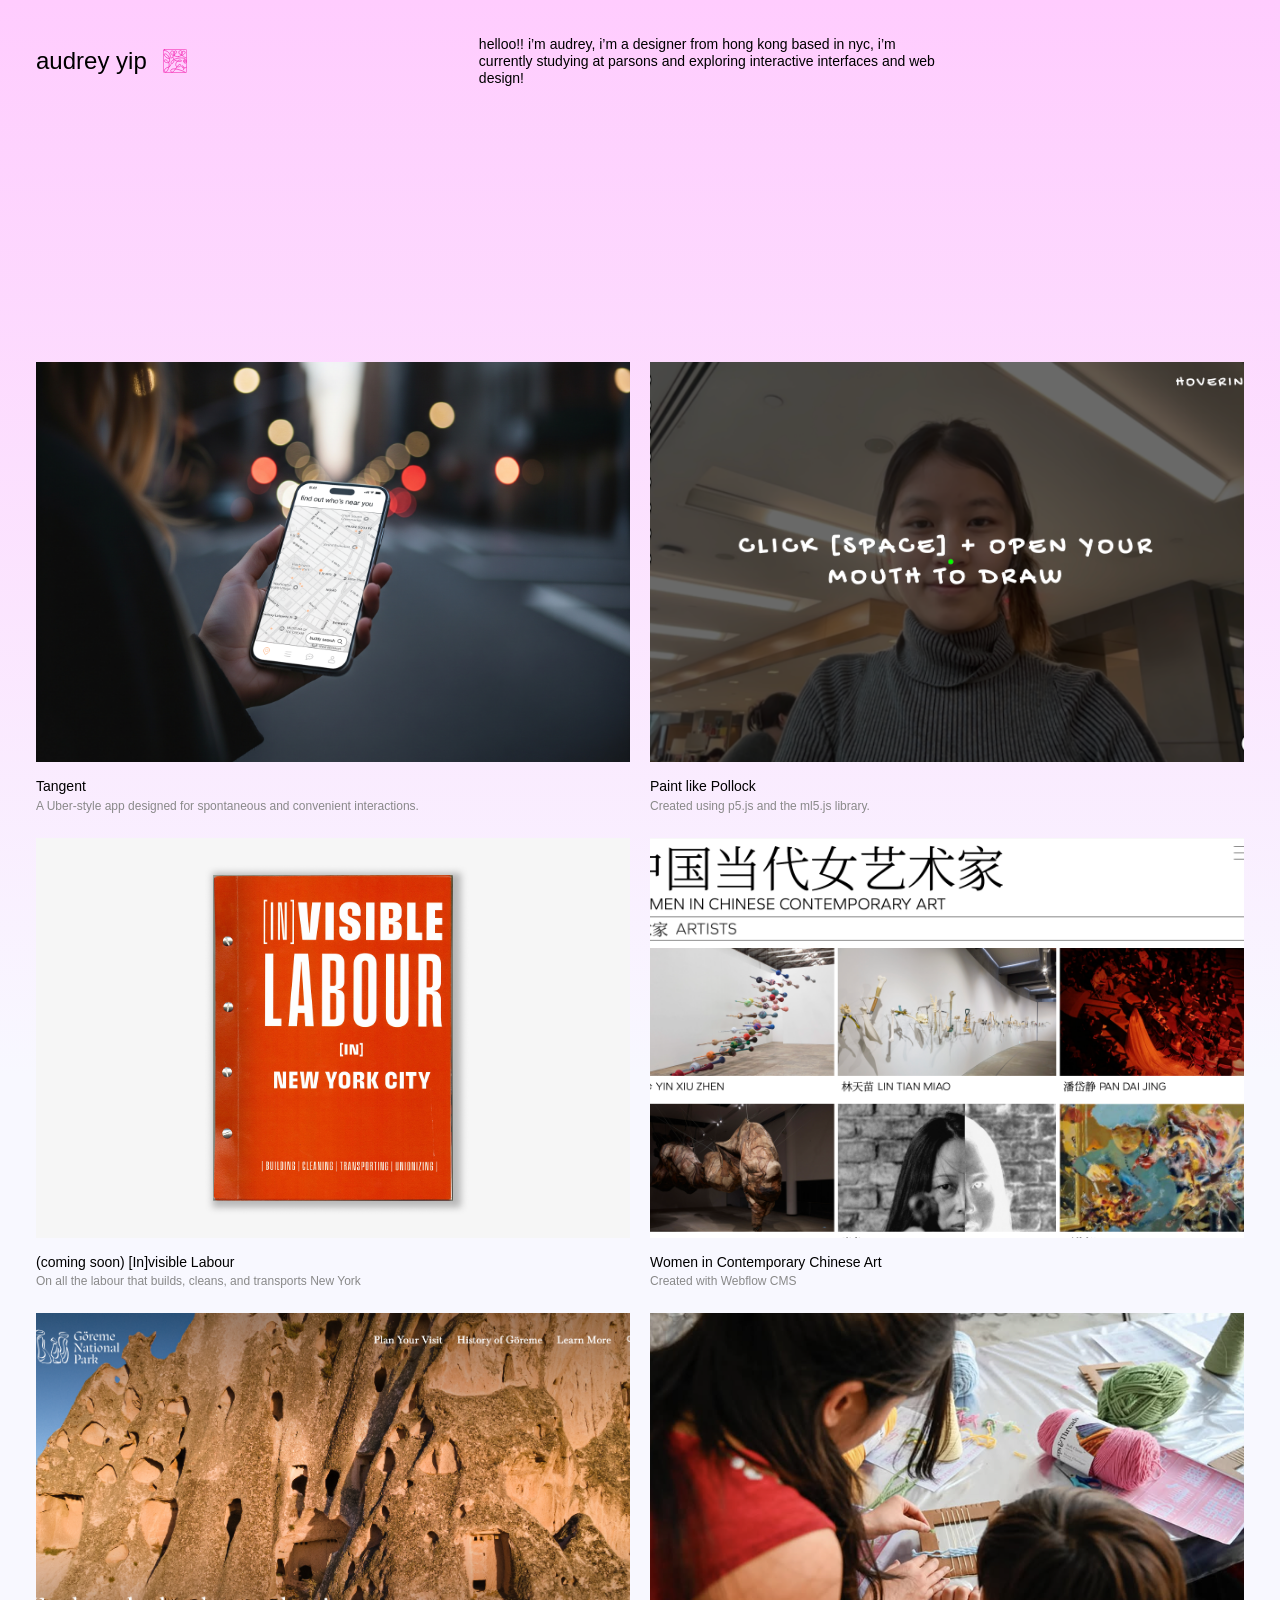
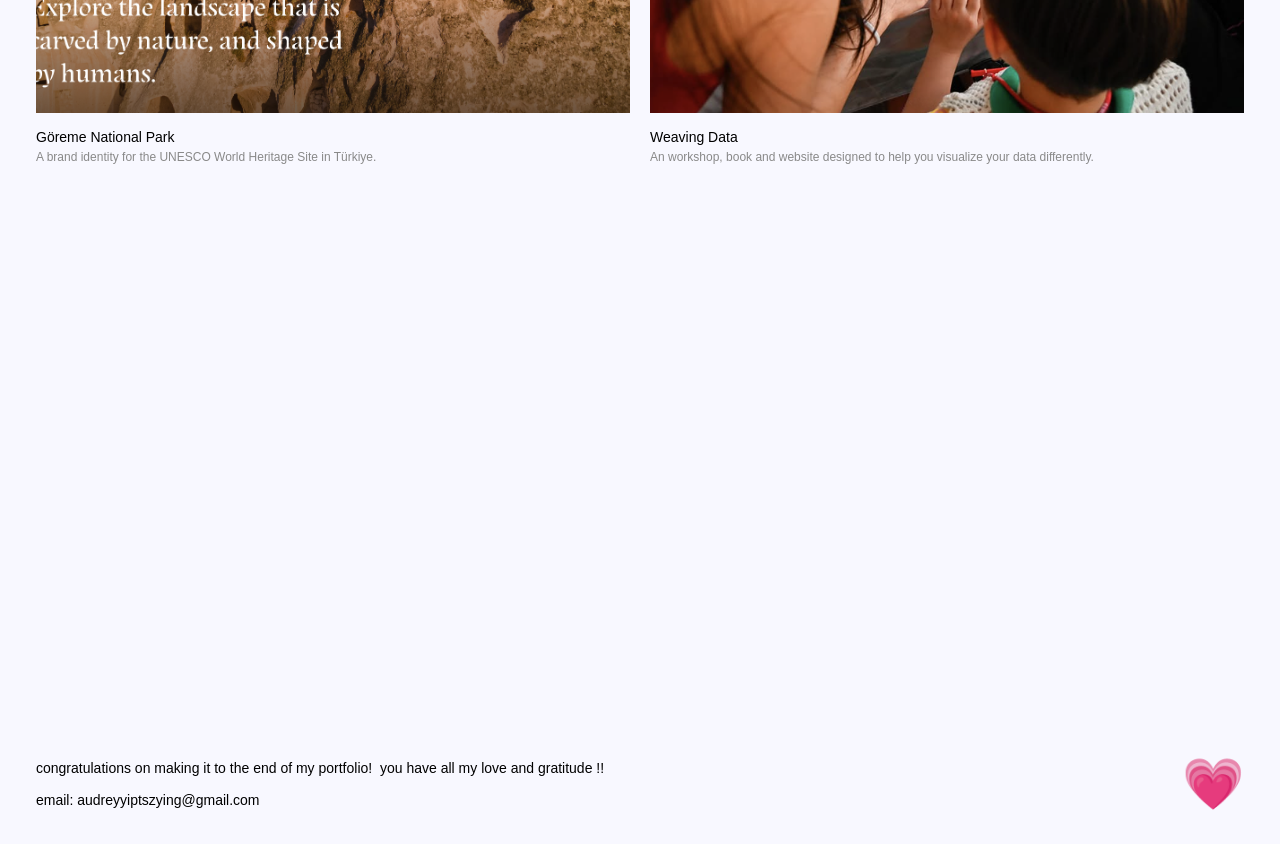
<file: index.html>
<!DOCTYPE html>
<html lang="en">
<head>
  <meta charset="UTF-8">
  <meta name="viewport" content="width=device-width, initial-scale=1">
  <title>audrey yip</title>
  <link rel="stylesheet" href="styles.css">
  <link rel="stylesheet" href="cursor.css">
  <link rel="icon" href="/imgs/logo.svg" type="image/x-icon">
</head>
<body>
  <div class="page">
    <header class="header">
      <div class="brand">
        <p class="name">audrey yip</p>
        <img class="logo" src="imgs/logo.svg" alt="">
      </div>
      <p class="intro">helloo!! i’m audrey, i’m a designer from hong kong based in nyc, i’m currently studying at parsons and exploring interactive interfaces and web design!</p>
      <nav class="nav">
        <!-- <a href="#about">about</a>
        <a href="#play">play</a> -->
      </nav>
    </header>

    <main class="grid" id="work">
      <div class="column">
        <article class="project">
          <a class="project-link" href="work/tangent.html">
            <img class="media media--home" src="imgs/tangent/cover.png" alt="Tangent Meet Up App">
            <div class="caption">
              <h2>Tangent</h2>
              <p>A Uber-style app designed for spontaneous and convenient interactions.</p>
            </div>
          </a>
        </article> 

        <article class="project">
          <!-- <a class="project-link" href="work/labour.html"> -->
            <img class="media media--home media--home" src="imgs/labour/inside_cover.png" alt="[In]visible Labour book cover">
            <div class="caption">
              <h2>(coming soon) [In]visible Labour</h2>
              <p>On all the labour that builds, cleans, and transports New York</p>
            </div>
          <!-- </a> -->
        </article>

        <article class="project">
          <a class="project-link" href="work/goreme.html"> 
            <img class="media media--home media--goreme" src="imgs/goreme/cover.png" alt="Göreme National Park brand identity">
            <div class="caption">
              <h2>Göreme National Park</h2>
              <p>A brand identity for the UNESCO World Heritage Site in Türkiye.</p>
            </div>
          </a>
        </article>
        <article class="project">
          <a class="project-link" href="work/marina.html">
            <img class="media media--home media--margina" src="imgs/marina/cover.png" alt="Marina Abramović’s An Artist’s Life Manifesto poster">
            <div class="caption">
              <h2>Marina Abramović’s “An Artist’s Life Manifesto”</h2>
              <p>Poster Design</p>
            </div>
          </a>
        </article>
      </div>

      <div class="column">

        <article class="project">
          <a class="project-link" href="work/paintlikepollock.html">
            <img class="media media--home" src="imgs/paintlikepollock/cover.png" alt="Paint like Pollock">
            <div class="caption">
              <h2>Paint like Pollock</h2>
              <p>Created using p5.js and the ml5.js library.</p>
            </div>
          </a>
        </article>

        <article class="project">
          <a class="project-link" href="work/womeninchineseart.html">
              <img class="media media--home media--women" src="imgs/womeninchineseart/cover.png" alt="Women in Contemporary Chinese Art website">
              <div class="caption">
                <h2>Women in Contemporary Chinese Art</h2>
                <p>Created with Webflow CMS</p>
              </div>
          </a>
        </article>

        <article class="project">
          <a class="project-link" href="work/weaving.html">
            <img class="media media--home media--weaving" src="imgs/weaving/cover.png" alt="Weaving Data workshop">
            <div class="caption">
              <h2>Weaving Data</h2>
              <p>An workshop, book and website designed to help you visualize your data differently.</p>
            </div>
          </a>
        </article>
        <article class="project">
          <a class="project-link" href="work/wikibook.html">
            <img class="media media--home media--insect" src="imgs/wikibook/cover.jpg" alt="Insect Wings book">
            <div class="caption">
              <h2>Insect Wings</h2>
              <p>A book created with a Wikipedia article on insect wings, complete with diagrams of each insect family.</p>
            </div>
          </a>
        </article>
        </div>
    </main>

    <footer class="footer">
      <div class="footer-text">
        <p>congratulations on making it to the end of my portfolio!&nbsp; you have all my love and gratitude !!</p>
        <p>email: <a href="mailto:audreyyiptszying@gmail.com">audreyyiptszying@gmail.com</a></p>
      </div>
      <span class="heart" role="img" aria-label="pink heart">💗</span>
    </footer>
  </div>
  <script src="script.js"></script>
  <script src="cursor.js"></script>
</body>
</html>
</file>
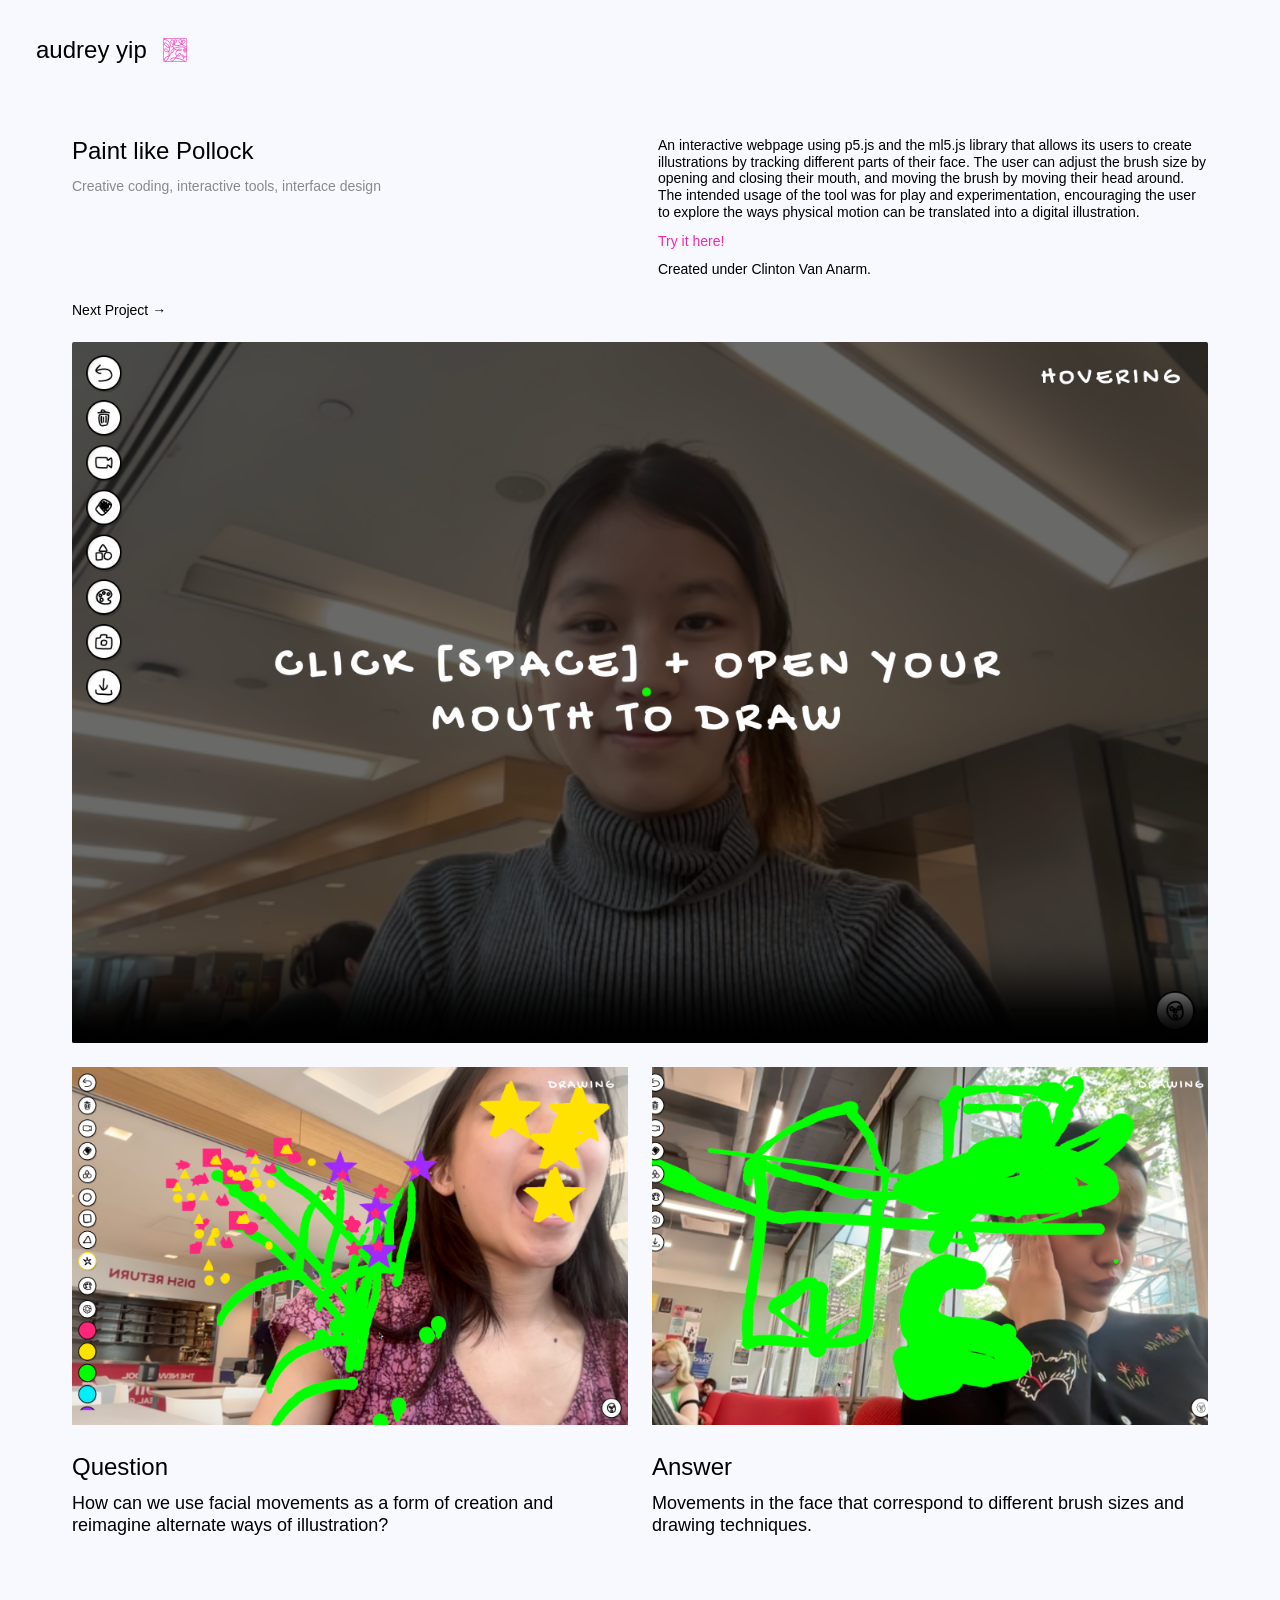
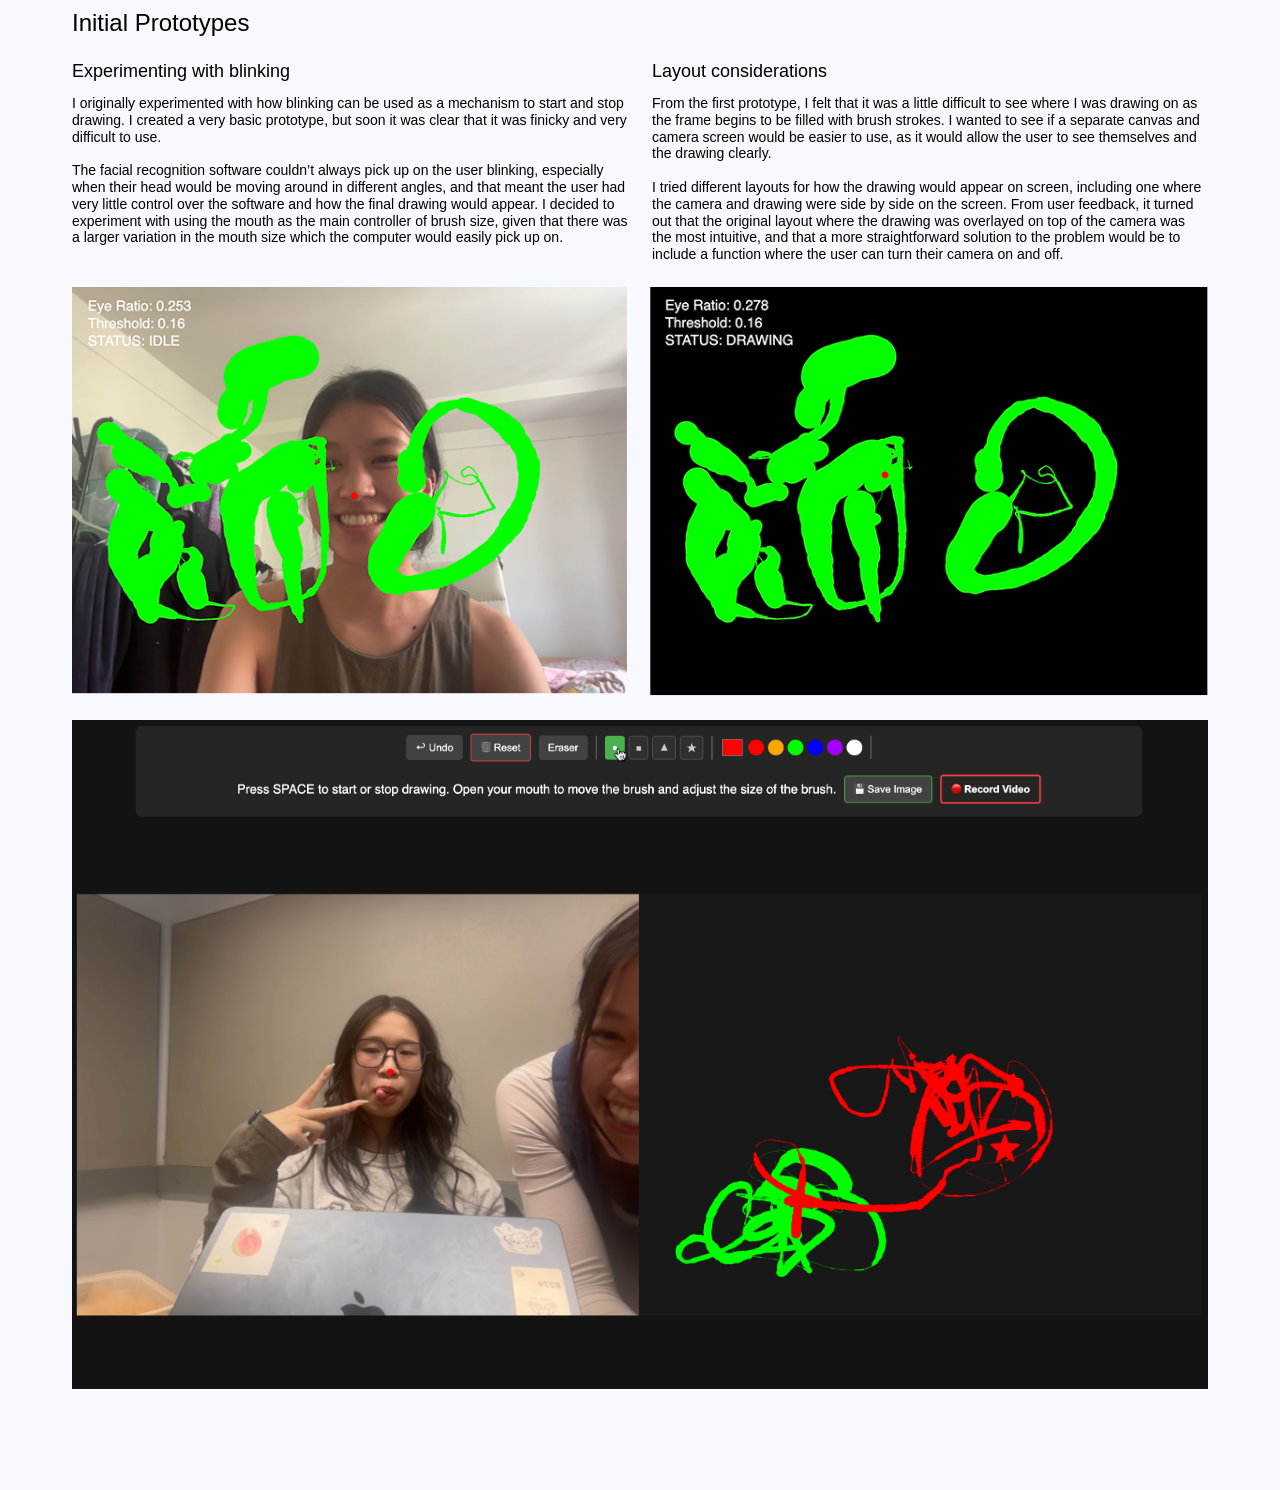
<file: work/paintlikepollock.html>
<!DOCTYPE html>
<html lang="en">
<head>
  <meta charset="UTF-8">
  <meta name="viewport" content="width=device-width, initial-scale=1">
  <title>Paint like Pollock — audrey yip</title>
  <link rel="stylesheet" href="../styles.css">
  <link rel="stylesheet" href="../project.css">
  <link rel="icon" href="/imgs/logo.svg" type="image/x-icon">
</head>
<body>
  <div class="page project-page">
    <header class="header header--project">
      <div class="brand">
        <a href="../index.html" class="name-link">
          <p class="name">audrey yip</p>
        </a>
        <img class="logo" src="../imgs/logo.svg" alt="">
      </div>
      <nav class="nav">
        <!-- <a href="#about">about</a>
        <a href="#play">play</a> -->
      </nav>
    </header>

    <main class="project-body">
      <div class="project-meta">
        <div class="project-titleblock">
          <h1>Paint like Pollock</h1>
          <p class="project-tags">Creative coding, interactive tools, interface design</p>
        </div>
        <div class="project-description">
          <p>An interactive webpage using p5.js and the ml5.js library that allows its users to create illustrations by tracking different parts of their face. The user can adjust the brush size by opening and closing their mouth, and moving the brush by moving their head around. The intended usage of the tool was for play and experimentation, encouraging the user to explore the ways physical motion can be translated into a digital illustration.</p>
          <a href="https://audreyyip.github.io/paintlikepollock/" target="_blank" class="project-link">Try it here!</a>
          <p>Created under Clinton Van Anarm.</p>
        </div>
      </div>

      <nav class="project-pagination">
        <!-- <a href="labour.html" class="prev">← Previous Project</a> -->
        <a href="womeninchineseart.html" class="next">Next Project →</a>
      </nav>

      <section class="project-hero">
        <div class="hero-frame">
          <video class="hero-media" src="../imgs/paintlikepollock/vid.mp4" poster="../imgs/paintlikepollock/cover.png" controls autoplay muted></video>
        </div>
        <div class="project-media-row">
          <div class="media-crop--half">
            <img src="../imgs/paintlikepollock/drawing_1.png" alt="Drawing created with Paint like Pollock">
          </div>
          <div class="media-crop--half">
            <img src="../imgs/paintlikepollock/drawing_2.png" alt="Drawing created with Paint like Pollock">
          </div>
        </div>
      </section>

      <section class="project-media-row">
        <div class="project-description">
          <h2>Question</h2>
          <h3>How can we use facial movements as a form of creation and reimagine alternate ways of illustration? </h3>
        </div>
        <div class="project-description">
          <h2>Answer</h2>
          <h3>Movements in the face that correspond to different brush sizes and drawing techniques. </h3>
        </div>
      </section>

      <section class="prototypes">
        <h2>Initial Prototypes</h2>
        <div class="project-media-row">
        <div class="project-description">
          <h3> Experimenting with blinking</h3>
            <p>I originally experimented with how blinking can be used as a mechanism to start and stop drawing. I created a very basic prototype, but soon it was clear that it was finicky and very difficult to use.
  <br><br>
  The facial recognition software couldn’t always pick up on the user blinking, especially when their head would be moving around in different angles, and that meant the user had very little control over the software and how the final drawing would appear. I decided to experiment with using the mouth as the main controller of brush size, given that there was a larger variation in the mouth size which the computer would easily pick up on.
  <br><br>
          </p>
          </div>
        <div class="project-description">
          <h3> Layout considerations</h3>
          <p>
  From the first prototype, I felt that it was a little difficult to see where I was drawing on as the frame begins to be filled with brush strokes. I wanted to see if a separate canvas and camera screen would be easier to use, as it would allow the user to see themselves and the drawing clearly. 
  <br><br>
  I tried different layouts for how the drawing would appear on screen, including one where the camera and drawing were side by side on the screen. From user feedback, it turned out that the original layout where the drawing was overlayed on top of the camera was the most intuitive, and that a more straightforward solution to the problem would be to include a function where the user can turn their camera on and off. </p>
          </div>
        </div>
        <div class="prototype-row">
          <div class="media-crop media-crop--full">
            <img src="../imgs/paintlikepollock/prototype_1.png" alt="Early prototype screenshot 1">
          </div>
        </div>
        <div class="media-crop media-crop--full">
          <img src="../imgs/paintlikepollock/prototype_3.png" alt="Early prototype screenshot 3">
        </div>
      </section>
    </main>
  </div>
  <script src="../script.js"></script>
</body>
</html>
</file>
<file: styles.css>
:root {
  --pink: #ffccfe;
  --magenta: #f428b0;
  --text: #000;
  --muted: #898989;
  --off-white: ghostwhite;
  --font-family: 'PolySans', sans-serif;
  --font-slim: 300;     /* Use standard numerical values or keywords */
  --font-neutral: 400;
  --gutter: 36px;
  --gap: 20px;
}

@font-face {
  font-family: 'PolySans';
  src: url('fonts/PolySans-Neutral.otf') format('otf'),
       url('fonts/PolySans-Slim.otf') format('otf');
  font-style: normal;
  font-display: swap;
}

*, *::before, *::after { box-sizing: border-box; }

html { scroll-behavior: smooth; }

body {
  margin: 0;
  color: var(--text);
  font-family: var(--font-family);
  background: linear-gradient(to bottom, var(--pink) 0%, var(--off-white) 43.924%) no-repeat;
  font-weight:var(--font-slim);
  background-color: #fff;
  min-height: 100vh;
}

a { color: inherit; text-decoration: none; }
p, h1, h2, h3 { margin: 0; line-height: 1.2;}

h2{
  font-size: 24px;
  font-weight: var(--font-neutral);
  color: var(--text);
}

h3{
  font-size: 18px;
  font-weight: var(--font-slim);
  color: var(--text);
}

.page {
  max-width: 100%;
  padding: var(--gutter);
  min-height: 1465px;
  display: flex;
  flex-direction: column;
  justify-content: space-between;
  align-items: center;
  padding-bottom: 5px;
}

/* Header */
.header {
  width: 100%;
  display: flex;
  align-items: center;
  justify-content: space-between;
  gap: 24px;
  margin-bottom: 276px;
}
.brand { display: flex; align-items: center; gap: 16px; }
.name { font-family: var(--font-family); font-size: 24px; white-space: nowrap; }
.logo { width: 24px; height: 24px; object-fit: cover; }
.intro { font-size: 14px; width: 473px; max-width: 100%; }
.nav { display: flex; gap: 35px; font-size: 16px; }
.nav a:hover {color:var(--magenta);}

/* Grid */
.grid {
  width: 100%;
  display: flex;
  flex-wrap:wrap;
  align-items: flex-start;
  gap: var(--gap);
}
.column { flex: 1 1 0; min-width: 0; display: flex; flex-direction: column; gap: 24px; }

.project { display: flex; flex-direction: column; gap: 16px; }
.project-link { display: flex; flex-direction: column; gap: 16px; color: inherit; text-decoration: none; }
.project-link:hover .caption h2, .caption p {color:var(--magenta);}
.project--fill { height: 576px; }

.media { 
  display: block; 
  width: 100%; }
.media--cover { object-fit: cover; }
.media--contain { object-fit: contain; }
.media--home{height: 400px; object-fit: cover;}
.media--ratio { aspect-ratio: 2890 / 1784; object-fit: cover; }
.media--fill { flex: 1 1 0; object-fit: cover; }

.caption { display: flex; flex-direction: column; gap: 4px; }
.caption h2 { font-family: var(--font-family); font-weight: var(--font-neutral); font-size: 14px; }
.caption p { font-size: 12px; color: var(--muted); }

/* Footer */
.footer {
  width: 100%;
  margin-top: 120px;
  margin-bottom: 30px;
  display: flex;
  align-items: flex-end;
  justify-content: space-between;
  gap: 24px;
  font-size: 14px;
}
.footer-text { display: flex; flex-direction: column; gap: 16px; max-width: 998px; }
.footer a:hover { text-decoration: underline; }
.heart { font-size: 50px; line-height: 1; cursor: default; transition: transform .2s ease; }
.heart.beat { transform: scale(1.25); }

/* Reveal on scroll (added by script.js) */
.js .project { opacity: 0; transform: translateY(12px); transition: opacity .5s ease, transform .5s ease; }
.js .project.visible { opacity: 1; transform: none; }

/* Responsive */
@media (max-width: 900px) {
  .header { flex-wrap: wrap; margin-bottom: 80px; }
  .grid { flex-direction: column; }
  .column { width: 100%; }
  .project--fill { height: auto; }
  .media--fill { flex: none; height: 520px; }
}
@media (prefers-reduced-motion: reduce) {
  html { scroll-behavior: auto; }
  .js .project { transition: none; opacity: 1; transform: none; }
}
</file>
<file: cursor.css>
/* Cursor trail of fading ellipses. Include on any page together with cursor.js. */

.cursor-trail {
  position: fixed;
  inset: 0;
  pointer-events: none;
  z-index: 9999;
  overflow: hidden;
}

.cursor-ellipse {
  position: absolute;
  top: 0;
  left: 0;
  border-radius: 50%;
  opacity: 0;
  will-change: transform, opacity;
  /* Overlaps darken like layered ink. */
  mix-blend-mode: multiply;
}
</file>
<file: project.css>
/* Styles specific to individual project sub-pages. Loaded after styles.css. */
body { background: ghostwhite; }

.project-page { align-items: stretch; }

.header--project { margin-bottom: 72px; }
.name-link { text-decoration: none; color: inherit; }

.project-body {
  width: 100%;
  padding: 0 var(--gutter) 96px;
  display: flex;
  flex-direction: column;
  gap: 24px;
}

.project-meta {
  display: flex;
  flex-direction: column;
  gap: 24px;
}

.project-meta > div {
  flex: 50%;
}

@media (min-width: 700px) {
  .project-meta { flex-direction: row; justify-content: space-between; gap: 36px; }
}

.project-titleblock { display: flex; flex-direction: column; gap: 12px; }
.project-titleblock h1 {
  font-family: var(--font-neutral);
  font-weight: 400;
  font-size: 24px;
}
.project-tags { font-size: 14px; color: var(--muted); }

.project-description {
  font-size: 14px;
  width: 100%;
  display: flex;
  flex-direction: column;
  gap: 12px;
}
.project-link{
  font-size: 14px;
  color: var(--magenta);
  text-decoration: none;
}

.project-pagination {
  display: flex;
  justify-content: space-between;
  font-size: 14px;
}
.project-pagination a:hover {color:var(--magenta);}

.project-hero {
  width:100%;
  display: flex;
  flex-direction: column;
  gap: 24px;
}

.hero-frame {
  width: 100%;
  background: #000;
  border-radius: 2px;
  overflow: hidden;
}
.hero-media { width: 100%; height: 100%; object-fit: cover; display: block; }

.project-media-row {
  width:100%;
  display: flex;
  gap: 24px;
  align-items: flex-start;
}
.media-crop { position: relative; overflow: hidden; width: 100%;}
.media-crop img { display: block; object-fit: cover; max-width: none; }

.media-crop--half { flex: 1 1 0;width: 100%; aspect-ratio: 2775 / 1786; }
.media-crop--half img { inset: 0; width: 100%; height: 100%; object-fit: cover; position: static; }

/* .prototypes is kept as a named alias of the generic .project-section below,
   so the Paint like Pollock page keeps working unchanged. */
.prototypes, .project-section { display: flex; flex-direction: column; gap: 24px; padding-top: 48px;}
.prototypes h2, .project-section > h2 { font-family: var(--font-neutral); font-weight: 400; font-size: 24px; }

.prototype-row { display: flex; gap: 24px; }
.media-crop--flex { flex: 1 1 0; min-width: 0;}
.media-crop--flex img { top: -2.59%; left: -1.42%; width: 100%;}

.media-crop--full { width: 100%;}
.media-crop--full img { width: 100%;}

/* Generic row of media used across every project sub-page (hero pairs, mockups,
   mobile screens, diagrams, etc). Geometry that's specific to one image (aspect
   ratio, crop offsets) is set inline on that element, in keeping with the
   pixel-precise values Figma exports. */
.section-row { display: flex; gap: 24px; align-items: flex-start; width: 100%; }
.section-row--flex > * { flex: 1 1 0; min-width: 0; }

/* Stretch-height pairing (e.g. the two Marina Abramović posters). */
.section-row--stretch { align-items: stretch; }
.section-row--stretch > * { flex: 1 1 0; min-width: 0; }

.placeholder-media {
  width: 100%;
  background: #ededed;
  border-radius: 2px;
  display: flex;
  align-items: center;
  justify-content: center;
  color: var(--muted);
  font-size: 12px;
  text-align: center;
  padding: 12px;
}

@media (max-width: 700px) {
  .project-media-row, .prototype-row { flex-direction: column; }
  .media-crop--drawing { width: 100%; height: auto; aspect-ratio: 605.75 / 374; }
  .section-row { flex-direction: column; height:auto;}
  .section-row > * { width: 100% !important; height: auto !important; }
}

/* ------------------------------------------------------------------
   Case-study layout (Tangent)
   ------------------------------------------------------------------ */

.project-body--case-study { gap: 72px; }

/* .project-section now has padding-top: 48px, so zero it here to keep the 72px rhythm */
.project-body--case-study .project-section { padding-top: 0; }

/* tangent.html positions its crops with inline top/left/width/height,
   which needs the image absolutely positioned inside .media-crop */
.project-body--case-study .media-crop img { position: absolute; }

.project-intro { display: flex; flex-direction: column; gap: 36px; width: 100%; }

.case-section {
  display: flex;
  flex-direction: column;
  gap: 12px;
  width: 100%;
  padding: 0 48px;
}
.case-section--wide { padding: 0; }
.case-section--center { align-items: center; text-align: center; padding: 0 144px; }
.case-section > h2 { font-family: var(--font-neutral); font-weight: 400; font-size: 24px; color: #000; }

.case-columns { display: flex; gap: 48px; align-items: flex-start; width: 100%; }
.case-columns--tight { gap: 24px; }
.case-columns > * { flex: 1 1 0; min-width: 0; }

.case-lead { font-size: 18px; line-height: 1.1; color: #252525; }
.case-text { font-size: 16px; line-height: 1.1; color: #7a7a7a; }
.case-text p + p { margin-top: 1.1em; }
.case-text a { color: inherit; text-decoration: underline; }
.case-statement { font-size: 24px; line-height: 1.1; color: #1e1e1e; }
.case-section--center .case-statement { color: #252525; max-width: 592px; }

.case-stack { display: flex; flex-direction: column; gap: 12px; }

.phone-mockup {
  --phone-width: 311.754px;   /* change this one number to resize */
  display: flex;
  justify-content: center;
  width: 100%;
}
.phone-mockup img,
.phone-mockup video {
  display: block;
  width: var(--phone-width);
  max-width: 100%;
  height: auto;
  aspect-ratio: 311.754 / 647.943;
  border-radius: calc(var(--phone-width) * 0.167);
  object-fit: cover;
}

.competitor-row { display: flex; gap: 24px; width: 100%; }
.competitor { flex: 1 1 0; min-width: 0; display: flex; flex-direction: column; align-items: center; gap: 16.738px; }
.competitor-label { font-size: 22.317px; line-height: 1.1; color: #7a7a7a; white-space: nowrap; }
.competitor img { display: block; width: 100%; aspect-ratio: 258.041 / 559.289; object-fit: cover; }

.rounded-media { border-radius: 52px; }

.feature-row { display: flex; gap: 12px; width: 100%; }
.feature-card {
  flex: 0 1 336px;
  min-height: 177px;
  display: flex;
  flex-direction: column;
  gap: 12px;
  padding: 24px;
  border-radius: 24px;
  background: #f2e7ff;
  color: #000;
  line-height: 1.5;
}
.feature-card--narrow { flex-basis: 308px; }
.feature-card h3 { font-size: 18px; font-weight: 500; letter-spacing: -0.396px; }
.feature-card p { font-size: 14px; }



@media (max-width: 700px) {
  .case-section, .case-section--center { padding: 0; }
  .case-columns { flex-direction: column; gap: 24px; }
  .feature-row { flex-direction: column; }
  .feature-card, .feature-card--narrow { flex-basis: auto; }
  .competitor-row { flex-wrap: wrap; }
  .competitor { flex: 1 1 40%; }
  .rounded-media { border-radius: 24px; }
}
</file>
